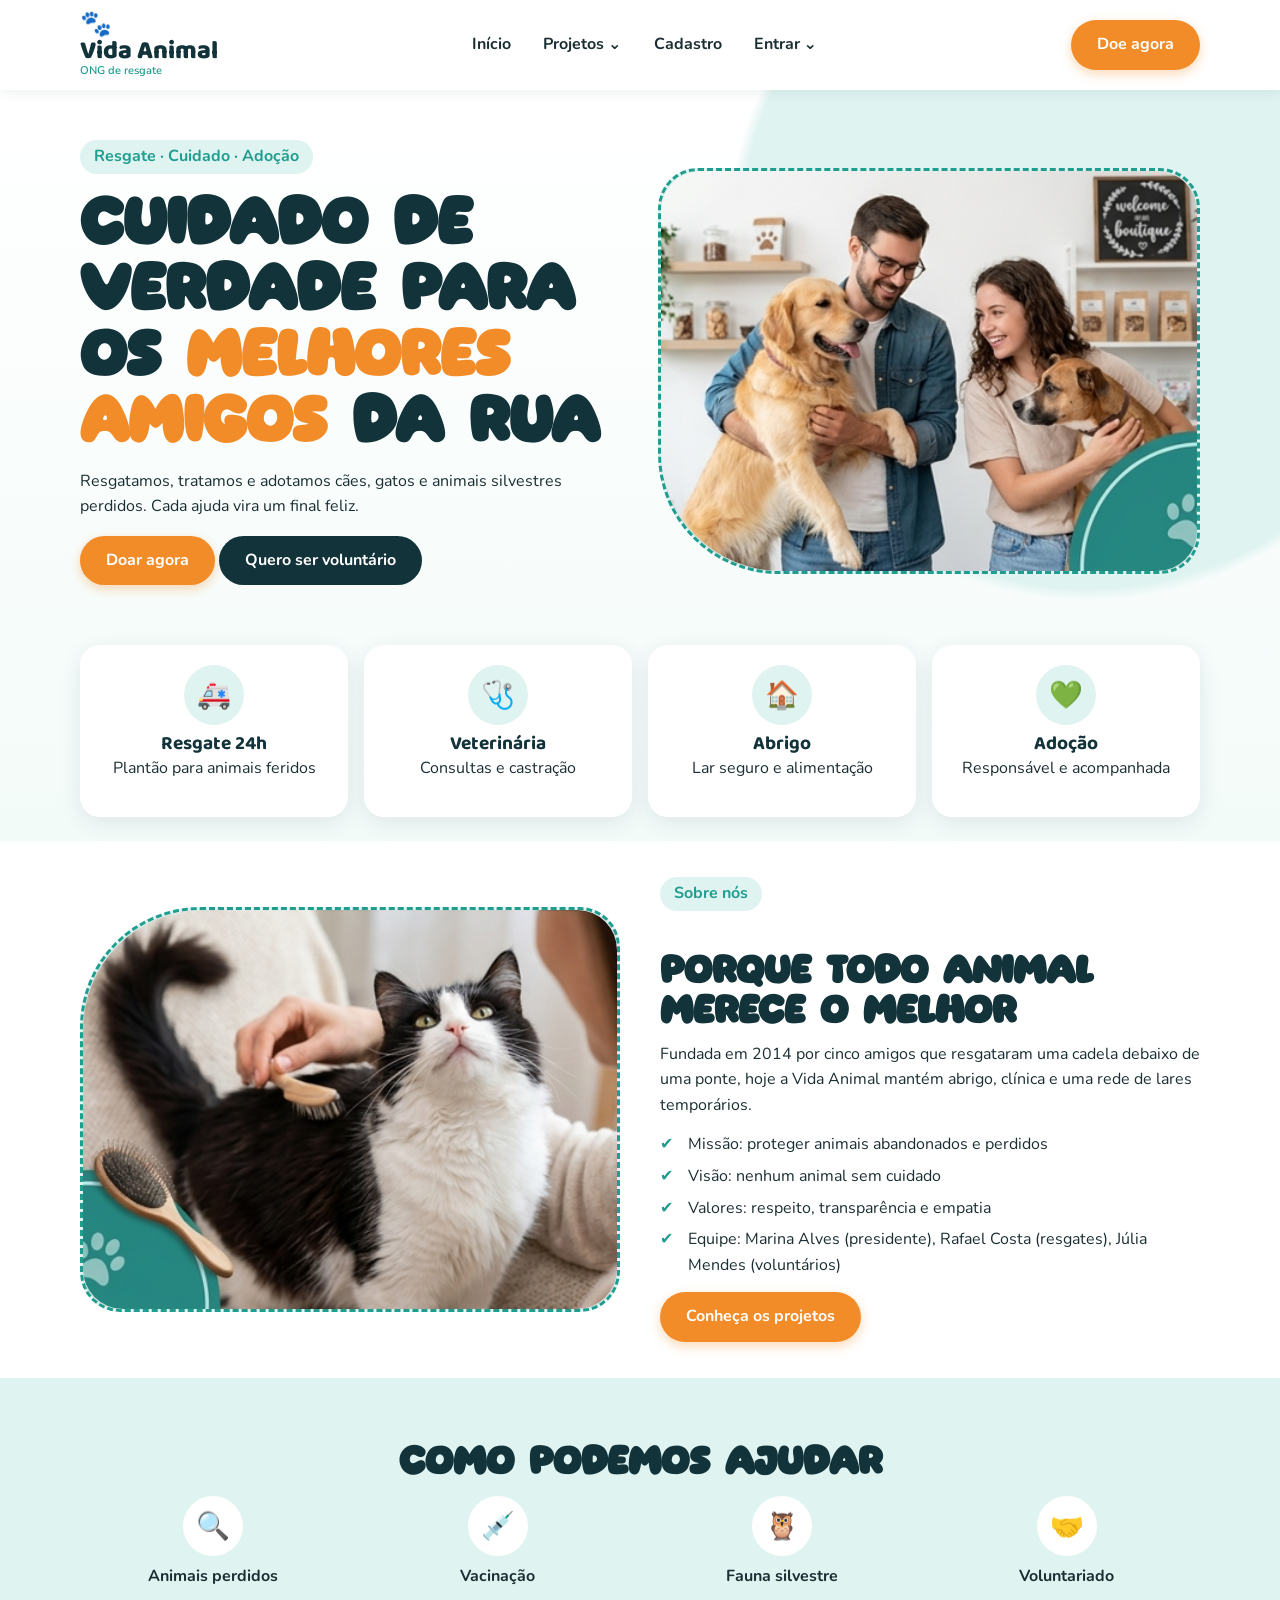
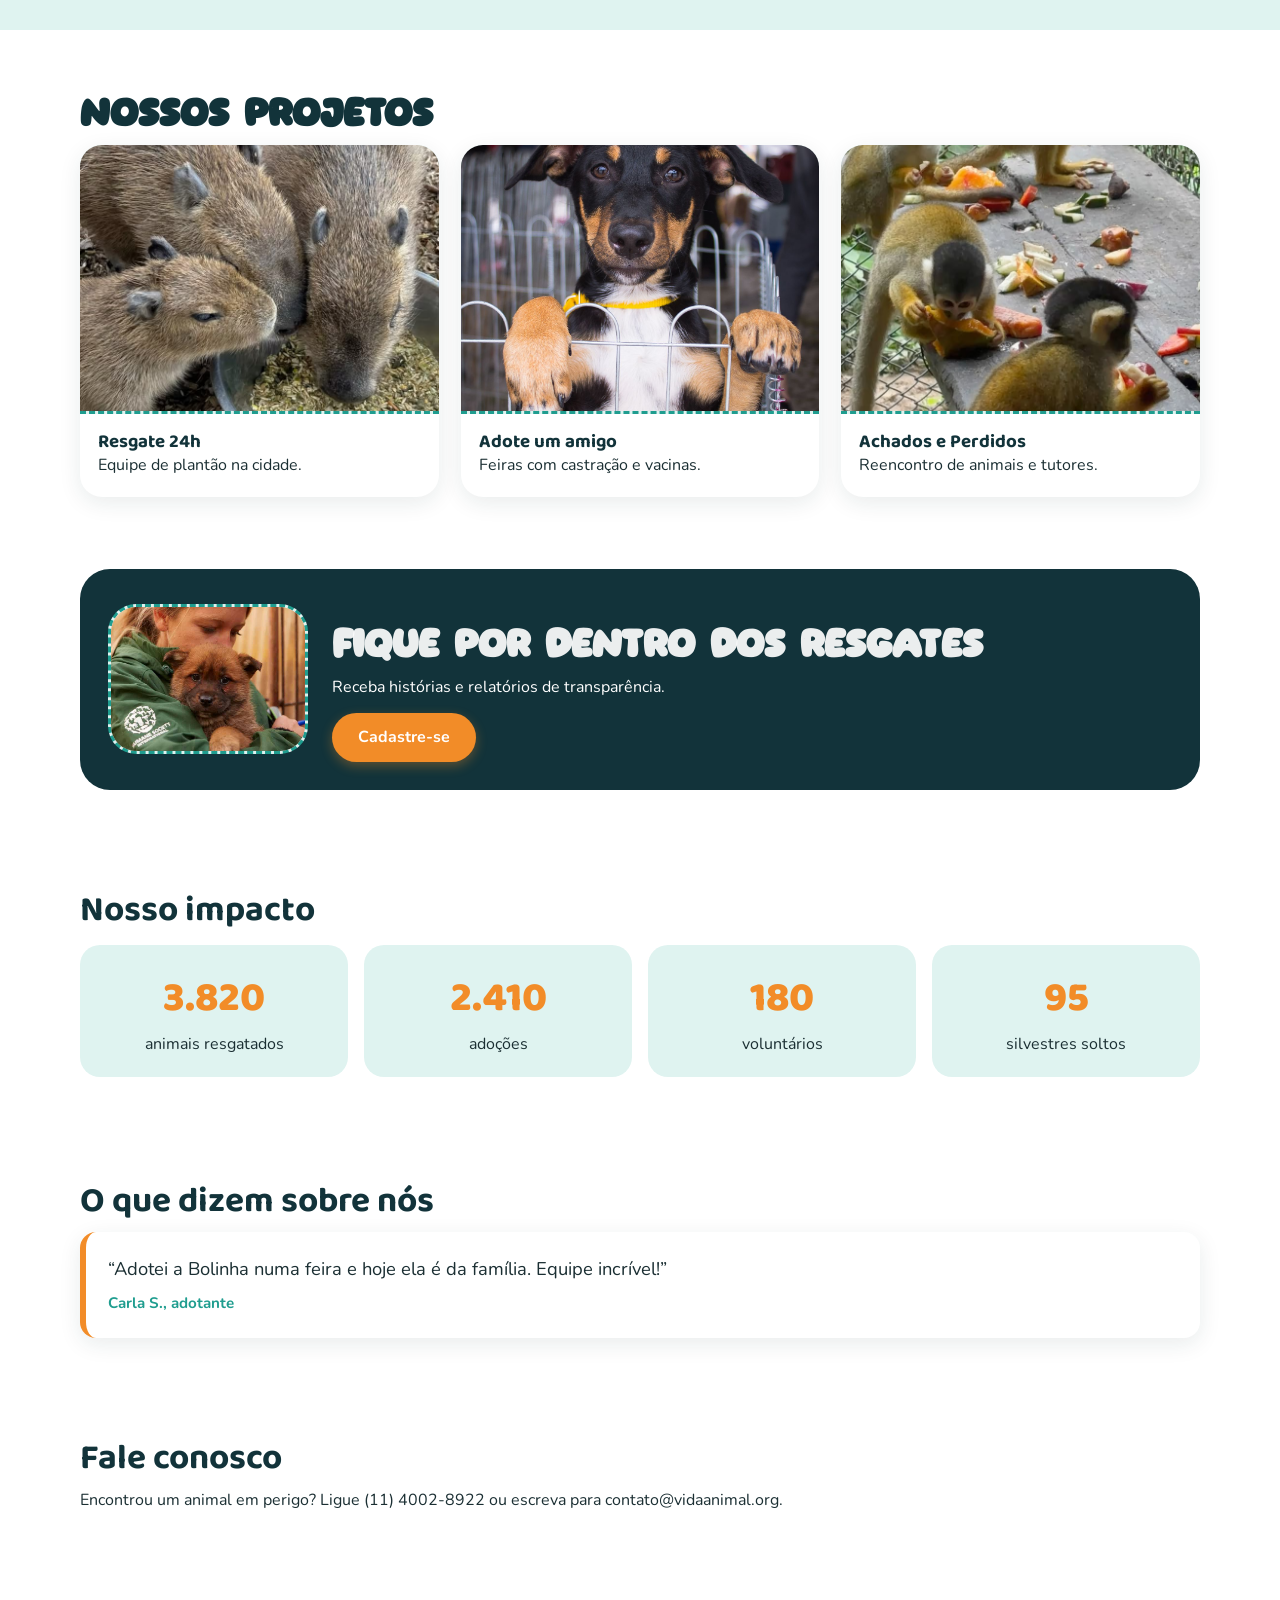
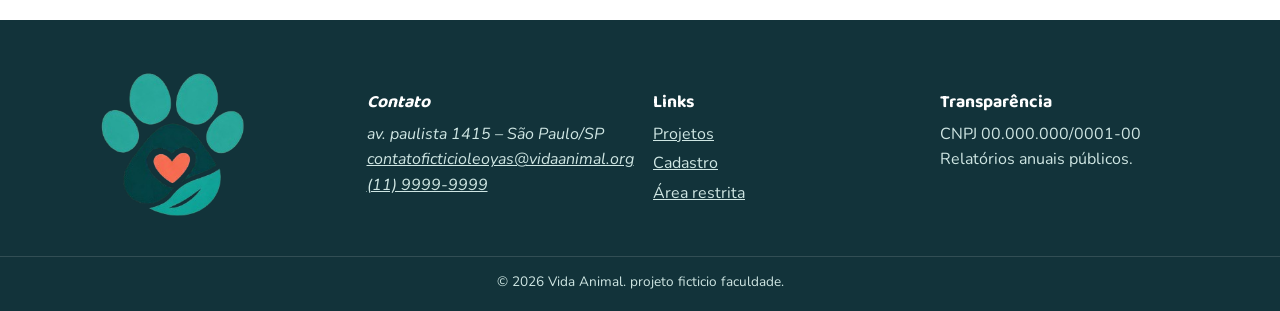
<file: index.html>
<!DOCTYPE html>
<html lang="pt-BR">

<head>
    <meta charset="UTF-8">
    <meta name="viewport" content="width=device-width, initial-scale=1">
    <meta name="description" content="ONG Vida Animal: resgate e adoção de animais de rua e silvestres perdidos.">
    <title>Início – Vida Animal</title>
    <link rel="icon" href="img/icon_pata.png" type="image/png">
    <link rel="preconnect" href="https://fonts.googleapis.com">
    <link rel="stylesheet" href="https://fonts.googleapis.com/css2?family=Baloo+2:wght@600;800&family=Nunito:wght@400;700&display=swap">
     <link rel="stylesheet" href="css/inicio.css">  <!-- assim como todos aquivos html importamos so um css pois dentro dele esta todos css importados -->
</head>

<body>
    <a class="skip" href="#principal">Ir para o conteúdo</a>
    <header class="topo">
        <div class="wrap"><a class="logo" href="index.html"><span class="pata">🐾</span> Vida Animal<small>ONG de
                    resgate</small></a>
            <button class="menu-toggle" type="button" aria-expanded="false" aria-controls="menu-principal">☰ <span class="sr-only">Abrir menu</span></button>
            <nav aria-label="Principal">
                <ul id="menu-principal">
                    <li><a href="index.html">Início</a></li>
                    <li class="has-dropdown">
                        <button class="dropdown-toggle" type="button" aria-expanded="false">Projetos <span aria-hidden="true">⌄</span></button>
                        <ul class="dropdown-menu">
                            <li><a href="projetos.html">Todos os projetos</a></li>
                            <li><a href="projetos.html#voluntariado">Voluntariado</a></li>
                            <li><a href="projetos.html#doar">Como doar</a></li>
                        </ul>
                    </li>
                    <li><a href="cadastro.html">Cadastro</a></li>
                    <li class="has-dropdown">
                        <button class="dropdown-toggle" type="button" aria-expanded="false">Entrar <span aria-hidden="true">⌄</span></button>
                        <ul class="dropdown-menu">
                            <li><a href="login.html?tipo=admin">Administrador</a></li>
                            <li><a href="login.html?tipo=voluntario">Voluntário</a></li>
                            <li><a href="login.html?tipo=doador">Doador</a></li>
                        </ul>
                    </li>
                </ul>
            </nav><a class="btn" href="projetos.html#doar">Doe agora</a>
        </div>
    </header>
    <main id="principal">
        <section class="hero">
            <div class="wrap hero-grade">
                <div>
                    <p class="selo">Resgate · Cuidado · Adoção</p>
                    <h1>Cuidado de verdade para os <em>melhores amigos</em> da rua</h1>
                    <p>Resgatamos, tratamos e adotamos cães, gatos e animais silvestres perdidos. Cada ajuda vira um
                        final feliz.</p>
                    <p><a class="btn" href="projetos.html#doar">Doar agora</a> <a class="btn ghost"
                            href="login.html">Quero ser voluntário</a></p>
                </div>
                <div class="foto">
                    <figure class="img-vazia" data-nome="imagens/animal-resgate.jpg"><img
                            src="img/Captura de tela 2026-10-06 183208.png" alt="Cão e gato resgatados juntos"
                            width="1200" height="900" loading="lazy" onerror="this.remove()"></figure>
                </div>
            </div>
            <ul class="wrap destaques">
                <li><span>🚑</span>
                    <h2>Resgate 24h</h2>
                    <p>Plantão para animais feridos</p>
                </li>
                <li><span>🩺</span>
                    <h2>Veterinária</h2>
                    <p>Consultas e castração</p>
                </li>
                <li><span>🏠</span>
                    <h2>Abrigo</h2>
                    <p>Lar seguro e alimentação</p>
                </li>
                <li><span>💚</span>
                    <h2>Adoção</h2>
                    <p>Responsável e acompanhada</p>
                </li>
            </ul>
        </section>
        <section class="wrap sobre" aria-labelledby="sobre">
            <div class="foto">
                <figure class="img-vazia" data-nome="imagens/historia.jpg"><img
                        src="img/Captura de tela 2026-10-06 183217.png" alt="Mãos cuidando de um filhote" width="1200"
                        height="900" loading="lazy" onerror="this.remove()"></figure>
            </div>
            <div>
                <p class="selo">Sobre nós</p>
                <h2 id="sobre">Porque todo animal merece o melhor</h2>
                <p>Fundada em 2014 por cinco amigos que resgataram uma cadela debaixo de uma ponte, hoje a Vida Animal
                    mantém abrigo, clínica e uma rede de lares temporários.</p>
                <ul class="check">
                    <li>Missão: proteger animais abandonados e perdidos</li>
                    <li>Visão: nenhum animal sem cuidado</li>
                    <li>Valores: respeito, transparência e empatia</li>
                    <li>Equipe: Marina Alves (presidente), Rafael Costa (resgates), Júlia Mendes (voluntários)</li>
                </ul><a class="btn" href="projetos.html">Conheça os projetos</a>
            </div>
        </section>
        <section class="ajuda">
            <div class="wrap">
                <h2 id="ajuda_como">Como podemos ajudar</h2>
                <ul class="icones">
                    <li><span>🔍</span>Animais perdidos</li>
                    <li><span>💉</span>Vacinação</li>
                    <li><span>🦉</span>Fauna silvestre</li>
                    <li><span>🤝</span>Voluntariado</li>
                </ul>
            </div>
        </section>
        <section class="wrap" aria-labelledby="proj">
            <h2 id="proj">Nossos projetos</h2>
            <div class="grade">
                <article class="card">
                    <figure class="img-vazia" data-nome="img/resgate.jpg"><img src="img/capivara.jpg"
                            alt="Ambulância de resgate animal" width="1200" height="900" loading="lazy"
                            onerror="this.remove()"></figure>
                    <div class="corpo">
                        <h3>Resgate 24h</h3>
                        <p>Equipe de plantão na cidade.</p>
                    </div>
                </article>
                <article class="card">
                    <figure class="img-vazia" data-nome="img/adocao.jpg"><img src="img/cachorrinho doacao.jpg"
                            alt="Casa com coração e patinha" width="1200" height="900" loading="lazy"
                            onerror="this.remove()"></figure>
                    <div class="corpo">
                        <h3>Adote um amigo</h3>
                        <p>Feiras com castração e vacinas.</p>
                    </div>
                </article>
                <article class="card">
                    <figure class="img-vazia" data-nome="img/perdidos.jpg"><img src="img/macaquinhos.jpg"
                            alt="Cartaz de animal perdido" width="1200" height="900" loading="lazy"
                            onerror="this.remove()"></figure>
                    <div class="corpo">
                        <h3>Achados e Perdidos</h3>
                        <p>Reencontro de animais e tutores.</p>
                    </div>
                </article>
            </div>
        </section>
        <section class="wrap">
            <div class="faixa">
                <figure class="img-vazia" data-nome="imagens/animal-resgate.jpg"><img src="img/resgate_animal.jpg"
                        alt="" width="1200" height="900" loading="lazy" onerror="this.remove()"></figure>
                <div>
                    <h2 id="fique_resgaste" >Fique por dentro dos resgates</h2>
                    <p>Receba histórias e relatórios de transparência.</p><a class="btn"
                        href="cadastro.html">Cadastre-se</a>
                </div>
            </div>
        </section>
        <section class="wrap" aria-labelledby="impacto">
            <h2 id="impacto">Nosso impacto</h2>
            <ul class="numeros">
                <li><strong data-alvo="3820">0</strong>animais resgatados</li>
                <li><strong data-alvo="2410">0</strong>adoções</li>
                <li><strong data-alvo="180">0</strong>voluntários</li>
                <li><strong data-alvo="95">0</strong>silvestres soltos</li>
            </ul>
        </section>
        <section class="wrap depo" aria-labelledby="dep">
            <h2 id="dep">O que dizem sobre nós</h2>
            <blockquote>“Adotei a Bolinha numa feira e hoje ela é da família. Equipe incrível!”<cite>Carla S.,
                    adotante</cite></blockquote>
        </section>
        <section class="wrap" aria-labelledby="contato">
            <h2 id="contato">Fale conosco</h2>
            <p>Encontrou um animal em perigo? Ligue (11) 4002-8922 ou escreva para contato@vidaanimal.org.</p>
        </section>
    </main>
    <footer class="rodape">
        <div class="wrap">
            <a href="index.html">
                <img src="admin/icon_pata.png" alt="Logo da Vida Animal"
                    class="logo-footer">
            </a>
            <address>
                <h2>Contato</h2> av. paulista 1415 – São Paulo/SP<br><a
                    href="mailto:contato@vidaanimal.org">contatoficticioleoyas@vidaanimal.org</a><br><a
                    href="tel:+551140028922">(11)
                    9999-9999</a>
            </address>
            <div>
                <h2>Links</h2>
                <ul>
                    <li><a href="projetos.html">Projetos</a></li>
                    <li><a href="cadastro.html">Cadastro</a></li>
                    <li><a href="login.html">Área restrita</a></li>
                </ul>
            </div>
            <div>
                <h2>Transparência</h2>
                <p>CNPJ 00.000.000/0001-00<br>Relatórios anuais públicos.</p>
            </div>
        </div>
        <p class="copy">© 2026 Vida Animal. projeto ficticio faculdade.</p>
    </footer>
    <script src="js/ui.js"></script>
    <script src="js/inicio.js"></script>
    <script src="js/navbar-scroll.js"></script>
</body>

</html>
</file>
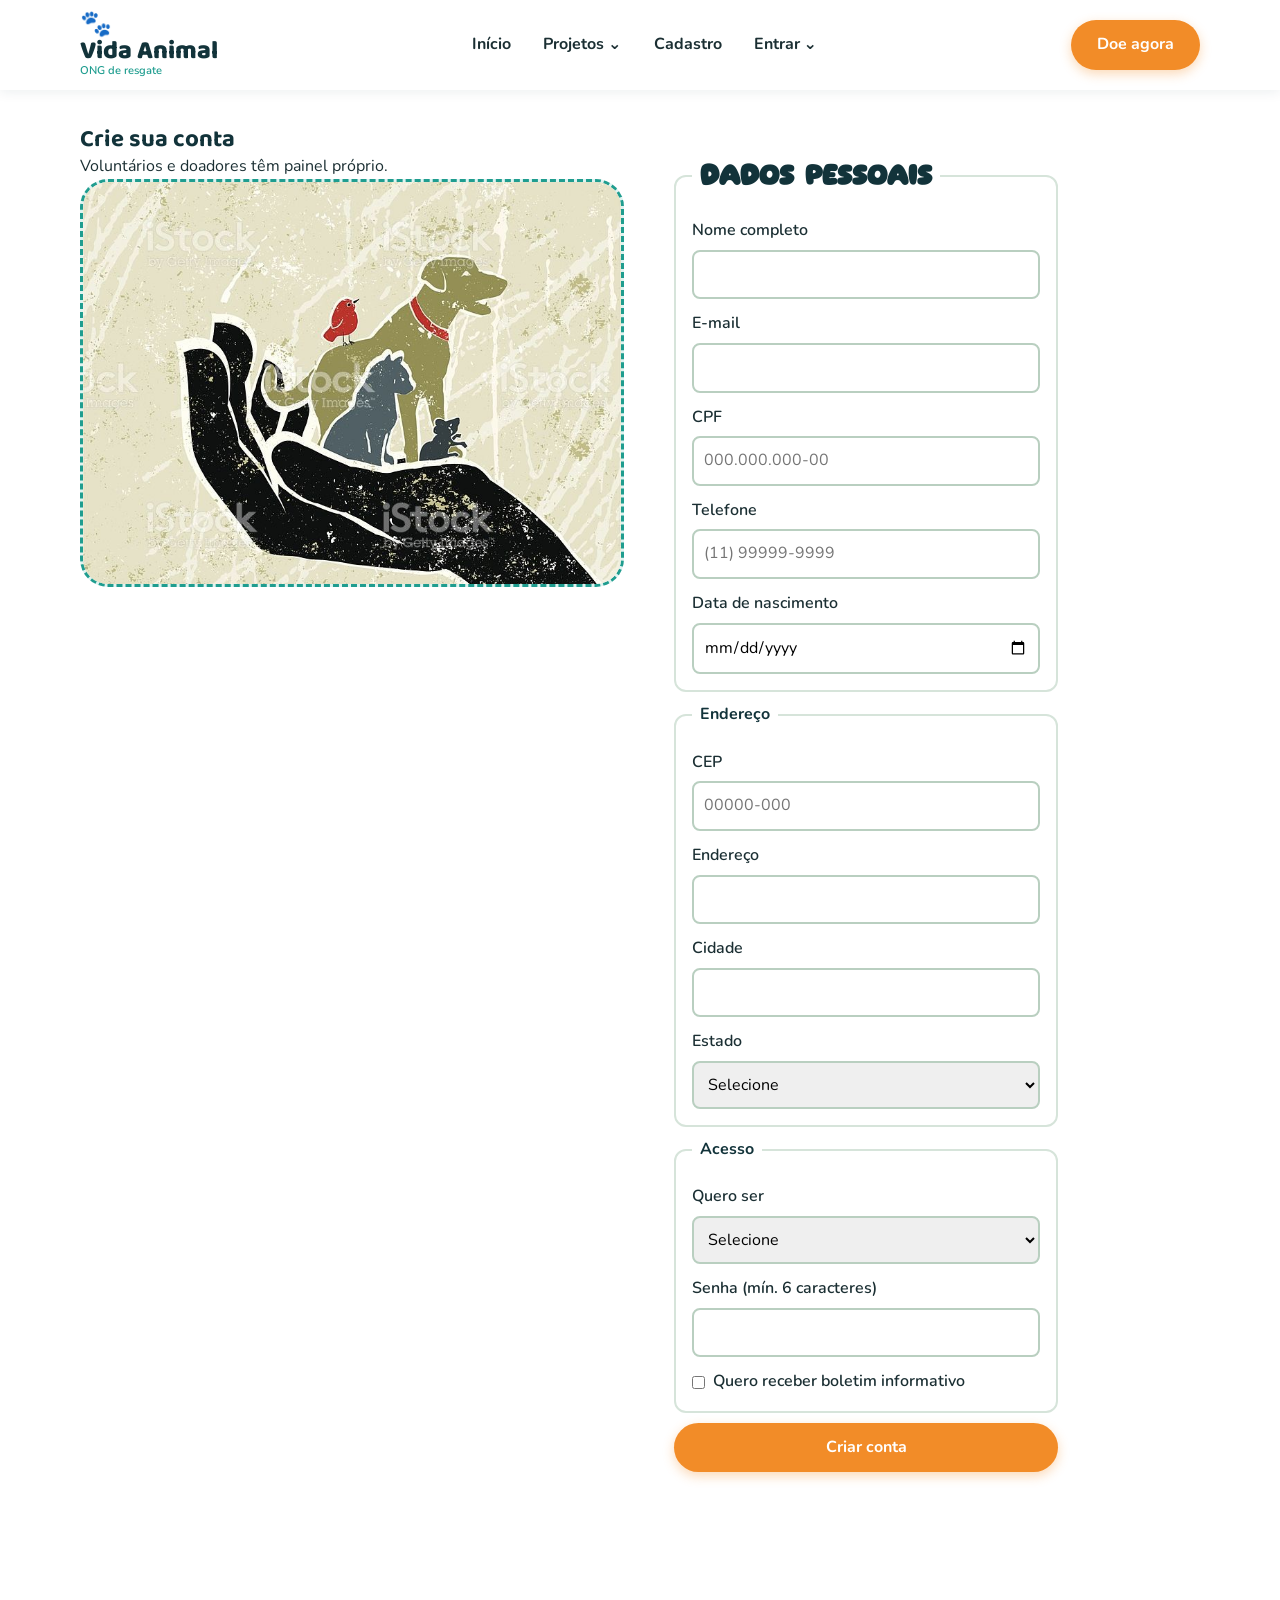
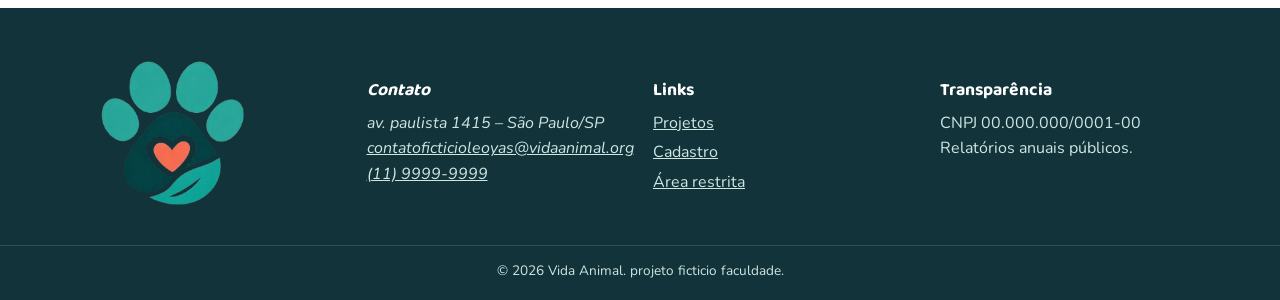
<file: cadastro.html>
<!DOCTYPE html>
<html lang="pt-BR">

<head>
    <meta charset="UTF-8">
    <meta name="viewport" content="width=device-width, initial-scale=1">
    <meta name="description" content="Cadastro de voluntários e doadores da ONG Vida Animal.">
    <title>Cadastro – Vida Animal</title>
    <link rel="icon" href="img/icon_pata.png" type="image/png">
    <link rel="preconnect" href="https://fonts.googleapis.com">
    <link rel="stylesheet" href="https://fonts.googleapis.com/css2?family=Baloo+2:wght@600;800&family=Nunito:wght@400;700&display=swap">
    <link rel="stylesheet" href="css/inicio.css">
</head>

<body>
    <a class="skip" href="#principal">Ir para o conteúdo</a>
    <header class="topo">
        <div class="wrap"><a class="logo" href="index.html"><span class="pata">🐾</span> Vida Animal<small>ONG de
                    resgate</small></a>     
            <button class="menu-toggle" type="button" aria-expanded="false" aria-controls="menu-principal">☰ <span class="sr-only">Abrir menu</span></button>
            <nav aria-label="Principal">
                <ul id="menu-principal">
                    <li><a href="index.html">Início</a></li>
                    <li class="has-dropdown">
                        <button class="dropdown-toggle" type="button" aria-expanded="false">Projetos <span aria-hidden="true">⌄</span></button>
                        <ul class="dropdown-menu">
                            <li><a href="projetos.html">Todos os projetos</a></li>
                            <li><a href="projetos.html#voluntariado">Voluntariado</a></li>
                            <li><a href="projetos.html#doar">Como doar</a></li>
                        </ul>
                    </li>
                    <li><a href="cadastro.html">Cadastro</a></li>
                    <li class="has-dropdown">
                        <button class="dropdown-toggle" type="button" aria-expanded="false">Entrar <span aria-hidden="true">⌄</span></button>
                        <ul class="dropdown-menu">
                            <li><a href="login.html?tipo=admin">Administrador</a></li>
                            <li><a href="login.html?tipo=voluntario">Voluntário</a></li>
                            <li><a href="login.html?tipo=doador">Doador</a></li>
                        </ul>
                    </li>
                </ul>
            </nav><a class="btn" href="projetos.html#doar">Doe agora</a>
        </div>
    </header>
    <main id="principal">
        <section class="wrap cad" aria-labelledby="t">
            <div>
                <h1 id="t">Crie sua conta</h1>
                <p>Voluntários e doadores têm painel próprio.</p>
                <figure class="img-vazia" data-nome="imagens/adocao.jpg"><img src="img/amor_animla.jpg"
                        alt="Casa com coração e patinha" width="1200" height="900" loading="lazy"
                        onerror="this.remove()"></figure>
            </div>
            <form id="form" action="#" method="post" novalidate>
                <fieldset>
                    <legend id="dados_h">Dados pessoais</legend>
                    <label for="nome">Nome completo</label><input id="nome" name="nome" required minlength="5"
                        autocomplete="name">
                    <label for="email">E-mail</label><input type="email" id="email" name="email" required
                        autocomplete="email">
                    <label for="cpf">CPF</label><input id="cpf" name="cpf" required inputmode="numeric"
                        pattern="\d{3}\.\d{3}\.\d{3}-\d{2}" placeholder="000.000.000-00" title="Formato 000.000.000-00">
                    <label for="tel">Telefone</label><input type="tel" id="tel" name="tel" required
                        pattern="\(\d{2}\) \d{4,5}-\d{4}" placeholder="(11) 99999-9999" title="Formato (11) 99999-9999">
                    <label for="nasc">Data de nascimento</label><input type="date" id="nasc" name="nasc" required
                        max="2008-12-31">
                </fieldset>
                <fieldset>
                    <legend>Endereço</legend>
                    <label for="cep">CEP</label><input id="cep" name="cep" required inputmode="numeric"
                        pattern="\d{5}-\d{3}" placeholder="00000-000" title="Formato 00000-000">
                    <label for="end">Endereço</label><input id="end" name="end" required autocomplete="street-address">
                    <label for="cidade">Cidade</label><input id="cidade" name="cidade" required>
                    <label for="uf">Estado</label><select id="uf" name="uf" required>
                        <option value="">Selecione</option>
                        <option>SP</option>
                        <option>RJ</option>
                        <option>MG</option>
                        <option>PR</option>
                        <option>RS</option>
                        <option>BA</option>
                        <option>SC</option>
                        <option>DF</option>
                    </select>
                </fieldset>
                <fieldset>
                    <legend>Acesso</legend>
                    <label for="perfil">Quero ser</label><select id="perfil" name="perfil" required>
                        <option value="">Selecione</option>
                        <option value="voluntario">Voluntário</option>
                        <option value="doador">Doador</option>
                    </select>
                    <label for="senha">Senha (mín. 6 caracteres)</label><input type="password" id="senha" name="senha"
                        required minlength="6" autocomplete="new-password">
                    <label class="chk"><input type="checkbox" name="news"> Quero receber boletim informativo</label>
                </fieldset>
                <button class="btn" type="submit">Criar conta</button>
                <p id="msg" class="form-feedback" role="status" aria-live="polite"></p>
            </form>
        </section>
    </main>
        <footer class="rodape">
        <div class="wrap">
            <a href="index.html">
                <img src="admin/icon_pata.png" alt="Logo da Vida Animal"
                    class="logo-footer">
            </a>
            <address>
                <h2>Contato</h2> av. paulista 1415 – São Paulo/SP<br><a
                    href="mailto:contato@vidaanimal.org">contatoficticioleoyas@vidaanimal.org</a><br><a
                    href="tel:+551140028922">(11)
                    9999-9999</a>
            </address>
            <div>
                <h2>Links</h2>
                <ul>
                    <li><a href="projetos.html">Projetos</a></li>
                    <li><a href="cadastro.html">Cadastro</a></li>
                    <li><a href="login.html">Área restrita</a></li>
                </ul>
            </div>
            <div>
                <h2>Transparência</h2>
                <p>CNPJ 00.000.000/0001-00<br>Relatórios anuais públicos.</p>
            </div>
        </div>
        <p class="copy">© 2026 Vida Animal. projeto ficticio faculdade.</p>
    </footer>
    <script src="js/ui.js"></script>
    <script src="js/cadastro.js"></script>
    <script src="js/navbar-scroll.js"></script>
</body>

</html>
</file>
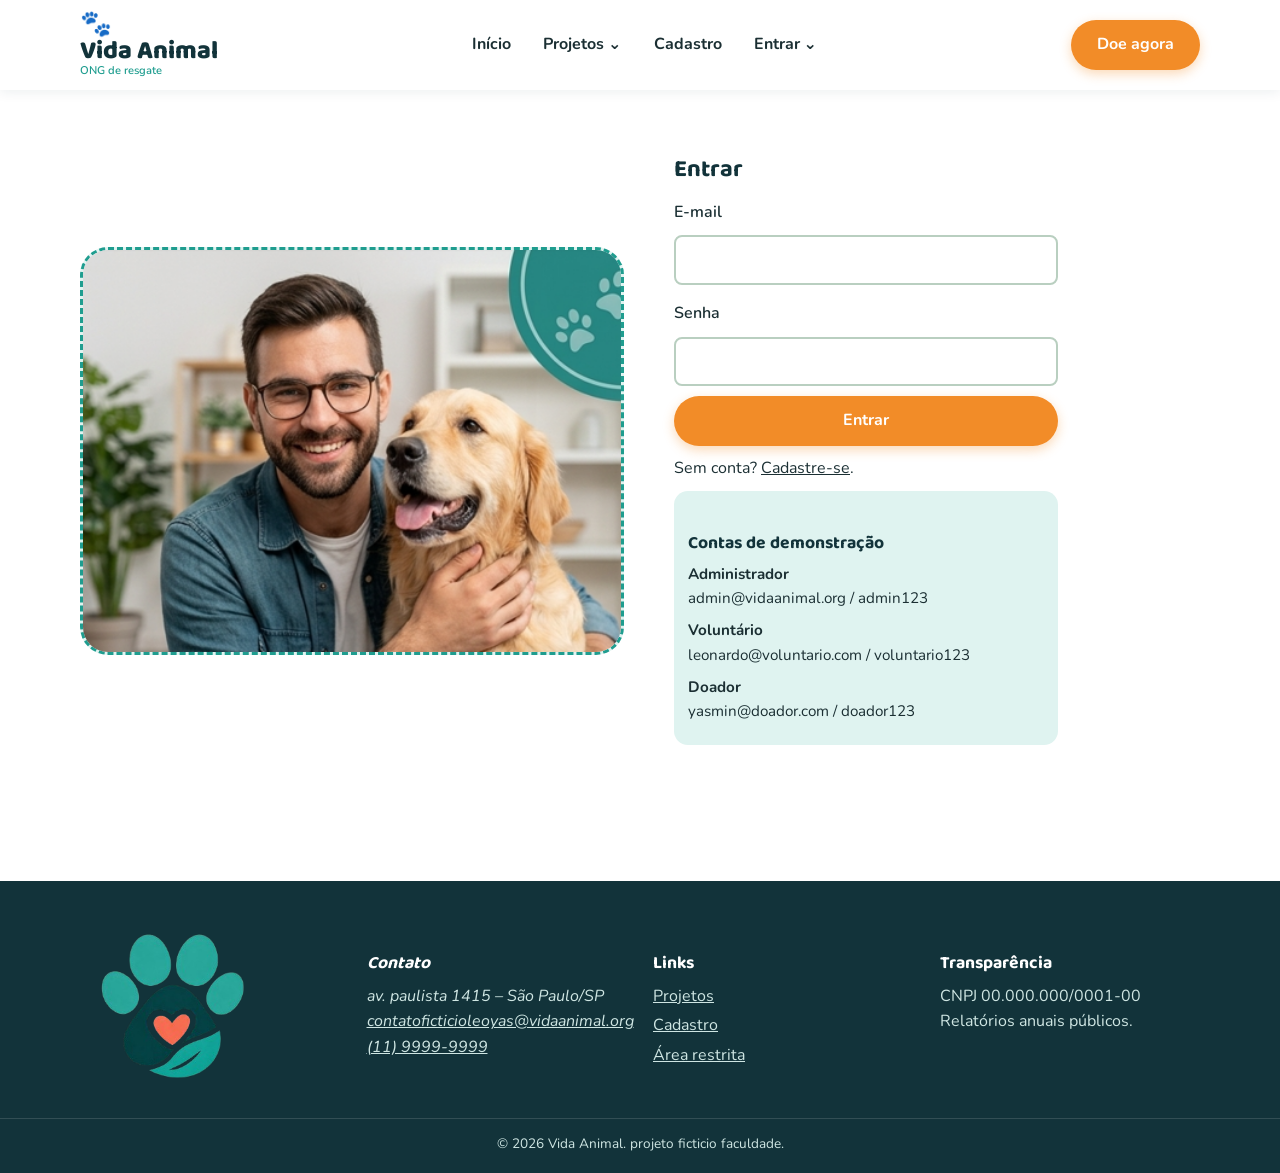
<file: login.html>
<!DOCTYPE html>
<html lang="pt-BR">

<head>
    <meta charset="UTF-8">
    <meta name="viewport" content="width=device-width, initial-scale=1">
    <meta name="description" content="Acesso à área do administrador, voluntário e doador.">
    <title>Entrar – Vida Animal</title>
    <link rel="icon" href="img/icon_pata.png" type="image/png">
    <link rel="preconnect" href="https://fonts.googleapis.com">
    <link rel="stylesheet"
        href="https://fonts.googleapis.com/css2?family=Baloo+2:wght@600;800&family=Nunito:wght@400;700&display=swap">
    <link rel="stylesheet" href="css/inicio.css">
</head>

<body>
    <a class="skip" href="#principal">Ir para o conteúdo</a>
    <header class="topo">
        <div class="wrap"><a class="logo" href="index.html"><span class="pata">🐾</span> Vida Animal<small>ONG de
                    resgate</small></a>
            <button class="menu-toggle" type="button" aria-expanded="false" aria-controls="menu-principal">☰ <span
                    class="sr-only">Abrir menu</span></button>
            <nav aria-label="Principal">
                <ul id="menu-principal">
                    <li><a href="index.html">Início</a></li>
                    <li class="has-dropdown">
                        <button class="dropdown-toggle" type="button" aria-expanded="false">Projetos <span
                                aria-hidden="true">⌄</span></button>
                        <ul class="dropdown-menu">
                            <li><a href="projetos.html">Todos os projetos</a></li>
                            <li><a href="projetos.html#voluntariado">Voluntariado</a></li>
                            <li><a href="projetos.html#doar">Como doar</a></li>
                        </ul>
                    </li>
                    <li><a href="cadastro.html">Cadastro</a></li>
                    <li class="has-dropdown">
                        <button class="dropdown-toggle" type="button" aria-expanded="false">Entrar <span
                                aria-hidden="true">⌄</span></button>
                        <ul class="dropdown-menu">
                            <li><a href="login.html?tipo=admin">Administrador</a></li>
                            <li><a href="login.html?tipo=voluntario">Voluntário</a></li>
                            <li><a href="login.html?tipo=doador">Doador</a></li>
                        </ul>
                    </li>
                </ul>
            </nav><a class="btn" href="projetos.html#doar">Doe agora</a>
        </div>
    </header>
    <main id="principal">
        <section class="wrap logbox" aria-labelledby="t">
            <figure class="img-vazia" data-nome="imagens/animal-resgate.jpg"><img
                    src="img/Captura de tela 2026-10-06 183155.png" alt="img homen cachorro" width="1200"
                    height="900" loading="lazy" onerror="this.remove()">
            </figure>
            <form id="form" action="#" method="post" novalidate>
                <h1 id="t">Entrar</h1><label for="email">E-mail</label><input type="email" id="email" required
                    autocomplete="email"><label for="senha">Senha</label><input type="password" id="senha" required
                    autocomplete="current-password"><button class="btn" type="submit">Entrar</button>
                <p id="msg" class="form-feedback" role="alert" aria-live="polite"></p>
                <p>Sem conta? <a href="cadastro.html">Cadastre-se</a>.</p>
                <div class="demo">
                    <h2>Contas de demonstração</h2>
                    <ul>
                        <li><strong>Administrador</strong><br>admin@vidaanimal.org / admin123</li>
                        <li><strong>Voluntário</strong><br>leonardo@voluntario.com / voluntario123</li>
                        <li><strong>Doador</strong><br>yasmin@doador.com / doador123</li>
                    </ul>
                </div>
            </form>
        </section>
    </main>
    <footer class="rodape">
        <div class="wrap">
            <a href="index.html">
                <img src="admin/icon_pata.png" alt="Logo da Vida Animal"
                    class="logo-footer">
            </a>
            <address>
                <h2>Contato</h2> av. paulista 1415 – São Paulo/SP<br><a
                    href="mailto:contato@vidaanimal.org">contatoficticioleoyas@vidaanimal.org</a><br><a
                    href="tel:+551140028922">(11)
                    9999-9999</a>
            </address>
            <div>
                <h2>Links</h2>
                <ul>
                    <li><a href="projetos.html">Projetos</a></li>
                    <li><a href="cadastro.html">Cadastro</a></li>
                    <li><a href="login.html">Área restrita</a></li>
                </ul>
            </div>
            <div>
                <h2>Transparência</h2>
                <p>CNPJ 00.000.000/0001-00<br>Relatórios anuais públicos.</p>
            </div>
        </div>
        <p class="copy">© 2026 Vida Animal. projeto ficticio faculdade.</p>
    </footer>
    <script src="js/ui.js"></script>
    <script src="js/login.js"></script>
    <script src="js/navbar-scroll.js"></script>
</body>

</html>
</file>
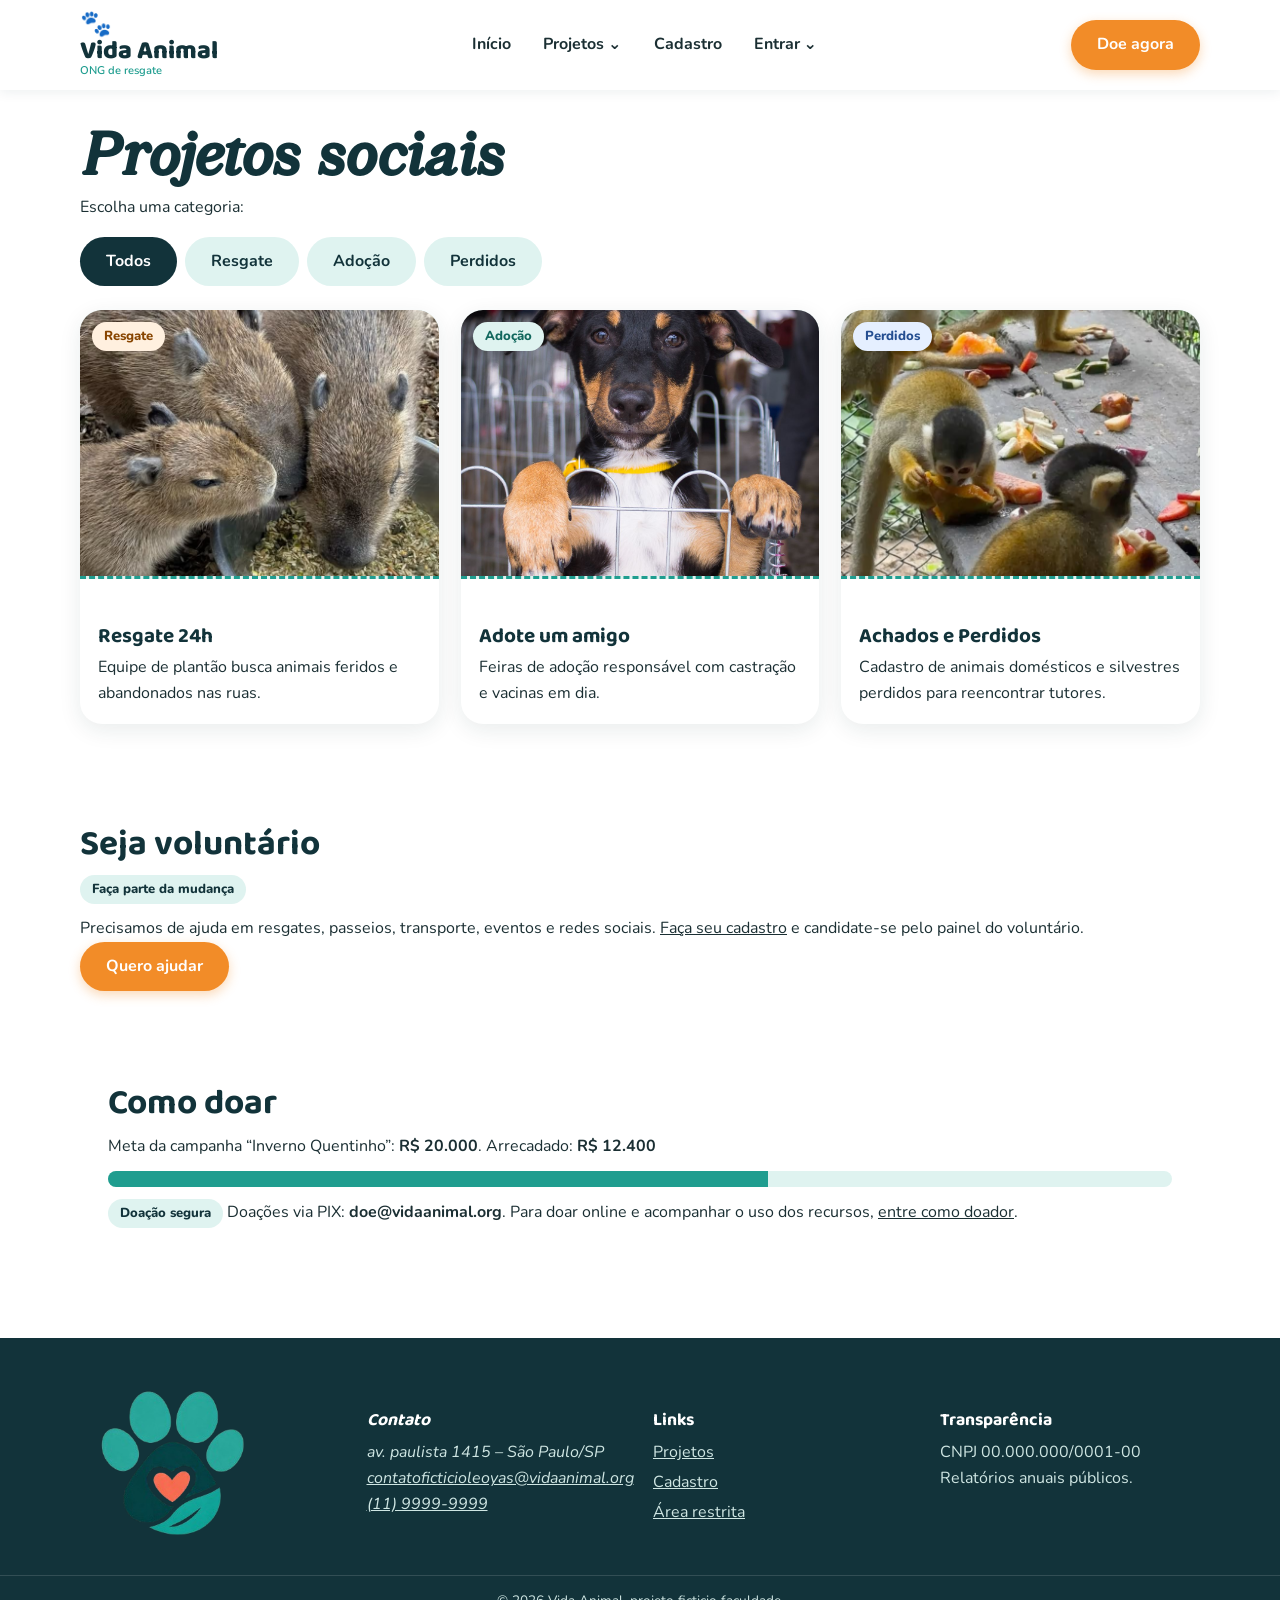
<file: projetos.html>
<!DOCTYPE html>
<html lang="pt-BR">

<head>
    <meta charset="UTF-8">
    <meta name="viewport" content="width=device-width, initial-scale=1">
    <meta name="description" content="Projetos sociais, voluntariado e doações da ONG Vida Animal.">
    <title>Projetos – Vida Animal</title>
    <link rel="icon" href="img/icon_pata.png" type="image/png">
    <link rel="preconnect" href="https://fonts.googleapis.com">
    <link rel="stylesheet" href="https://fonts.googleapis.com/css2?family=Baloo+2:wght@600;800&family=Nunito:wght@400;700&display=swap">
    <link rel="stylesheet" href="css/inicio.css">
</head>

<body>
    <a class="skip" href="#principal">Ir para o conteúdo</a>
    <header class="topo">
        <div class="wrap"><a class="logo" href="index.html"><span class="pata">🐾</span> Vida Animal<small>ONG de
                    resgate</small></a>
            <button class="menu-toggle" type="button" aria-expanded="false" aria-controls="menu-principal">☰ <span class="sr-only">Abrir menu</span></button>
            <nav aria-label="Principal">
                <ul id="menu-principal">
                    <li><a href="index.html">Início</a></li>
                    <li class="has-dropdown">
                        <button class="dropdown-toggle" type="button" aria-expanded="false">Projetos <span aria-hidden="true">⌄</span></button>
                        <ul class="dropdown-menu">
                            <li><a href="projetos.html">Todos os projetos</a></li>
                            <li><a href="projetos.html#voluntariado">Voluntariado</a></li>
                            <li><a href="projetos.html#doar">Como doar</a></li>
                        </ul>
                    </li>
                    <li><a href="cadastro.html">Cadastro</a></li>
                    <li class="has-dropdown">
                        <button class="dropdown-toggle" type="button" aria-expanded="false">Entrar <span aria-hidden="true">⌄</span></button>
                        <ul class="dropdown-menu">
                            <li><a href="login.html?tipo=admin">Administrador</a></li>
                            <li><a href="login.html?tipo=voluntario">Voluntário</a></li>
                            <li><a href="login.html?tipo=doador">Doador</a></li>
                        </ul>
                    </li>
                </ul>
            </nav><a class="btn" href="projetos.html#doar">Doe agora</a>
        </div>
    </header>
    <main id="principal">
        <section class="wrap" aria-labelledby="t">
            <h1 id="projetos_h">Projetos sociais</h1>
            <p>Escolha uma categoria:</p>
            <div class="filtros" role="group" aria-label="Filtrar projetos"><button class="btn alt" type="button"
                    data-f="todos">Todos</button><button class="btn alt" type="button"
                    data-f="resgate">Resgate</button><button class="btn alt" type="button"
                    data-f="adocao">Adoção</button><button class="btn alt" type="button"
                    data-f="perdidos">Perdidos</button></div>
            <div class="grade">
                <article class="card projeto-card" data-cat="resgate">
                    <span class="badge">Resgate</span>
                    <figure class="img-vazia" data-nome="img/resgate.jpg"><img src="img/capivara.jpg"
                            alt="Ambulância de resgate animal" width="1200" height="900" loading="lazy"
                            onerror="this.remove()"></figure>
                    <div class="corpo">
                        <h2>Resgate 24h</h2>
                        <p>Equipe de plantão busca animais feridos e abandonados nas ruas.</p>
                    </div>
                </article>
                <article class="card projeto-card" data-cat="adocao">
                    <span class="badge badge-verde">Adoção</span>
                    <figure class="img-vazia" data-nome="img/adocao.jpg"><img src="img/cachorrinho doacao.jpg"
                            alt="Casa com coração e patinha" width="1200" height="900" loading="lazy"
                            onerror="this.remove()"></figure>
                    <div class="corpo">
                        <h2>Adote um amigo</h2>
                        <p>Feiras de adoção responsável com castração e vacinas em dia.</p>
                    </div>
                </article>
                <article class="card projeto-card" data-cat="perdidos">
                    <span class="badge badge-azul">Perdidos</span>
                    <figure class="img-vazia" data-nome="img/perdidos.jpg"><img src="img/macaquinhos.jpg"
                            alt="Cartaz de animal perdido" width="1200" height="900" loading="lazy"
                            onerror="this.remove()"></figure>
                    <div class="corpo">
                        <h2>Achados e Perdidos</h2>
                        <p>Cadastro de animais domésticos e silvestres perdidos para reencontrar tutores.</p>
                    </div>
                </article>
            </div>
        </section>
        <section class="wrap" id="voluntariado" aria-labelledby="v">
            <h2 id="v">Seja voluntário</h2>
            <span class="tag">Faça parte da mudança</span>
            <p>Precisamos de ajuda em resgates, passeios, transporte, eventos e redes sociais. <a
                    href="cadastro.html">Faça seu cadastro</a> e candidate-se pelo painel do voluntário.</p>
            <button class="btn" type="button" data-modal-open="modal-voluntario">Quero ajudar</button>
        </section>
        <dialog class="modal" id="modal-voluntario" aria-labelledby="titulo-modal">
            <div class="modal-conteudo">
                <button class="modal-fechar" type="button" data-modal-close aria-label="Fechar">×</button>
                <h2 id="titulo-modal">Que bom que você quer ajudar!</h2>
                <p>Cadastre-se como voluntário para conhecer as oportunidades da Vida Animal.</p>
                <a class="btn" href="cadastro.html">Ir para cadastro</a>
            </div>
        </dialog>
        <section class="wrap doar" id="doar" aria-labelledby="d">
            <h2 id="d">Como doar</h2>
            <p>Meta da campanha “Inverno Quentinho”: <strong>R$ 20.000</strong>. Arrecadado: <strong id="arrec">R$
                    0</strong></p>
            <div class="barra" role="progressbar" aria-label="Progresso da meta" aria-valuemin="0" aria-valuemax="100"
                id="prog"><span></span></div>
            <p><span class="tag">Doação segura</span> Doações via PIX: <strong>doe@vidaanimal.org</strong>. Para doar online e acompanhar o uso dos recursos,
                <a href="login.html">entre como doador</a>.</p>
        </section>
    </main>
        <footer class="rodape">
        <div class="wrap">
            <a href="index.html">
                <img src="admin/icon_pata.png" alt="Logo da Vida Animal"
                    class="logo-footer">
            </a>
            <address>
                <h2>Contato</h2> av. paulista 1415 – São Paulo/SP<br><a
                    href="mailto:contato@vidaanimal.org">contatoficticioleoyas@vidaanimal.org</a><br><a
                    href="tel:+551140028922">(11)
                    9999-9999</a>
            </address>
            <div>
                <h2>Links</h2>
                <ul>
                    <li><a href="projetos.html">Projetos</a></li>
                    <li><a href="cadastro.html">Cadastro</a></li>
                    <li><a href="login.html">Área restrita</a></li>
                </ul>
            </div>
            <div>
                <h2>Transparência</h2>
                <p>CNPJ 00.000.000/0001-00<br>Relatórios anuais públicos.</p>
            </div>
        </div>
        <p class="copy">© 2026 Vida Animal. projeto ficticio faculdade.</p>
    </footer>
    <script src="js/ui.js"></script>
    <script src="js/projetos.js"></script>
    <script src="js/navbar-scroll.js"></script>
</body>

</html>
</file>
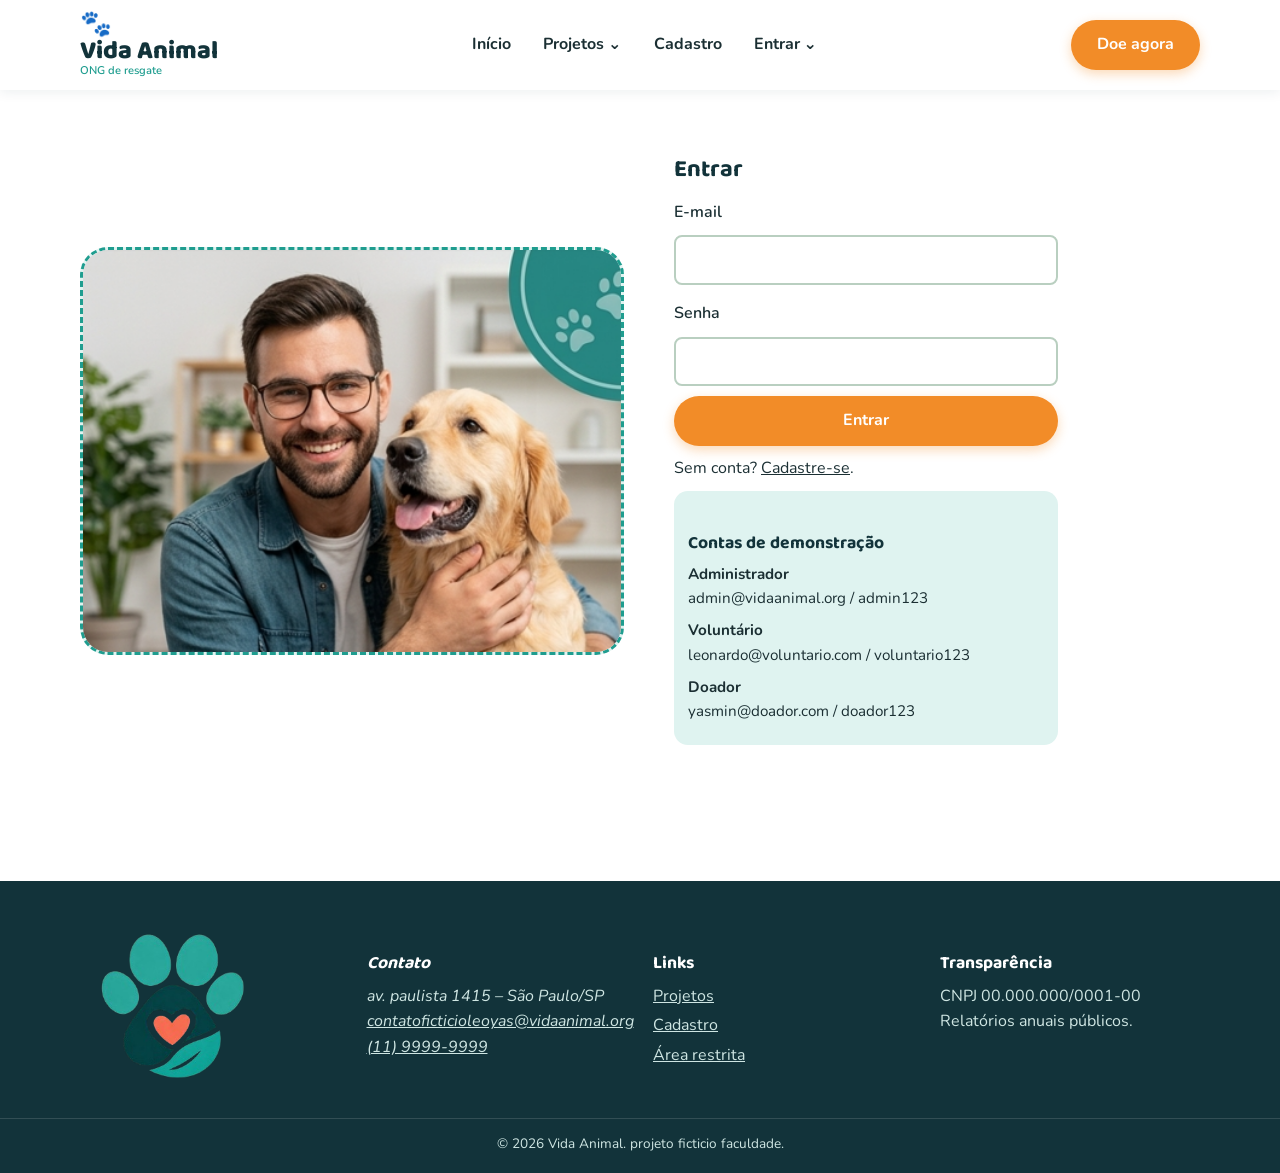
<file: admin/painel.html>
<!DOCTYPE html>
<html lang="pt-BR">

<head>
    <meta charset="UTF-8">
    <meta name="viewport" content="width=device-width, initial-scale=1">
    <meta name="description" content="Painel Administrador da ONG Vida Animal.">
    <title>Administrador – Vida Animal</title>
    <link rel="icon" href="icon_pata.png" type="">
    <link rel="preconnect" href="https://fonts.googleapis.com">
    <link rel="stylesheet" href="https://fonts.googleapis.com/css2?family=Baloo+2:wght@600;800&family=Nunito:wght@400;700&display=swap">
    <link rel="stylesheet" href="../css/inicio.css">
</head>

<body>
    <a class="skip" href="#principal">Ir para o conteúdo</a>
    <header class="topo">
        <div class="wrap"><a class="logo" href="../index.html"><span class="pata">🐾</span> Vida Animal<small>ONG de
                    resgate</small></a>
            <button class="menu-toggle" type="button" aria-expanded="false" aria-controls="menu-principal">☰ <span class="sr-only">Abrir menu</span></button>
            <nav aria-label="Principal">
                <ul id="menu-principal">
                    <li><a href="../index.html">Início</a></li>
                    <li class="has-dropdown">
                        <button class="dropdown-toggle" type="button" aria-expanded="false">Projetos <span aria-hidden="true">⌄</span></button>
                        <ul class="dropdown-menu">
                            <li><a href="../projetos.html">Todos os projetos</a></li>
                            <li><a href="../projetos.html#voluntariado">Voluntariado</a></li>
                            <li><a href="../projetos.html#doar">Como doar</a></li>
                        </ul>
                    </li>
                    <li><a href="../cadastro.html">Cadastro</a></li>
                    <li class="has-dropdown">
                        <button class="dropdown-toggle" type="button" aria-expanded="false">Entrar <span aria-hidden="true">⌄</span></button>
                        <ul class="dropdown-menu">
                            <li><a href="../login.html?tipo=admin">Administrador</a></li>
                            <li><a href="../login.html?tipo=voluntario">Voluntário</a></li>
                            <li><a href="../login.html?tipo=doador">Doador</a></li>
                        </ul>
                    </li>
                </ul>
            </nav><a class="btn" href="../projetos.html#doar">Doe agora</a>
        </div>
    </header>
    <main id="principal">
        <section class="wrap">
            <h1 id="h_painel">Painel do administrador</h1>
            <p id="ola"></p>
            <div class="grade">
                <div class="card">
                    <div class="corpo"><strong>12</strong>Voluntários</div>
                </div>
                <div class="card">
                    <div class="corpo"><strong>8</strong>Doadores</div>
                </div>
                <div class="card">
                    <div class="corpo"><strong>R$ 12.400</strong>Arrecadado</div>
                </div>
            </div>
            <h2 id="h_contas">Contas cadastradas</h2>
            <div class="tabela">
                <table>
                    <thead>
                        <tr>
                            <th>Nome</th>
                            <th>E-mail</th>
                            <th>Tipo</th>
                        </tr>
                    </thead>
                    <tbody>
                        <tr>
                            <td>Administração</td>
                            <td>admin@vidaanimal.org</td>
                            <td>Administrador</td>
                        </tr>
                        <tr>
                            <td>Ana Souza</td>
                            <td>ana@voluntario.com</td>
                            <td>Voluntário</td>
                        </tr>
                        <tr>
                            <td>Bruno Lima</td>
                            <td>bruno@doador.com</td>
                            <td>Doador</td>
                        </tr>
                    </tbody>
                </table>
            </div>
            <h2>Projetos ativos</h2>
            <ul>
                <li>Resgate 24h</li>
                <li>Adote um amigo</li>
                <li>Achados e Perdidos</li>
            </ul>
        </section>
    </main>
        <footer class="rodape">
        <div class="wrap">
            <a href="../index.html">
                <img src="../admin/icon_pata.png" alt="Logo da Vida Animal"
                    class="logo-footer">
            </a>
            <address>
                <h2>Contato</h2> av. paulista 1415 – São Paulo/SP<br><a
                    href="mailto:contato@vidaanimal.org">contatoficticioleoyas@vidaanimal.org</a><br><a
                    href="tel:+551140028922">(11)
                    9999-9999</a>
            </address>
            <div>
                <h2>Links</h2>
                <ul>
                    <li><a href="../projetos.html">Projetos</a></li>
                    <li><a href="../cadastro.html">Cadastro</a></li>
                    <li><a href="../login.html">Área restrita</a></li>
            </div>
            <div>
                <h2>Transparência</h2>
                <p>CNPJ 00.000.000/0001-00<br>Relatórios anuais públicos.</p>
            </div>
        </div>
        <p class="copy">© 2026 Vida Animal. projeto ficticio faculdade.</p>
    </footer>
    <script src="../js/ui.js"></script>
    <script src="../js/admin.js"></script>
    <script src="../js/navbar-scroll.js"></script>
</body>

</html>
</file>
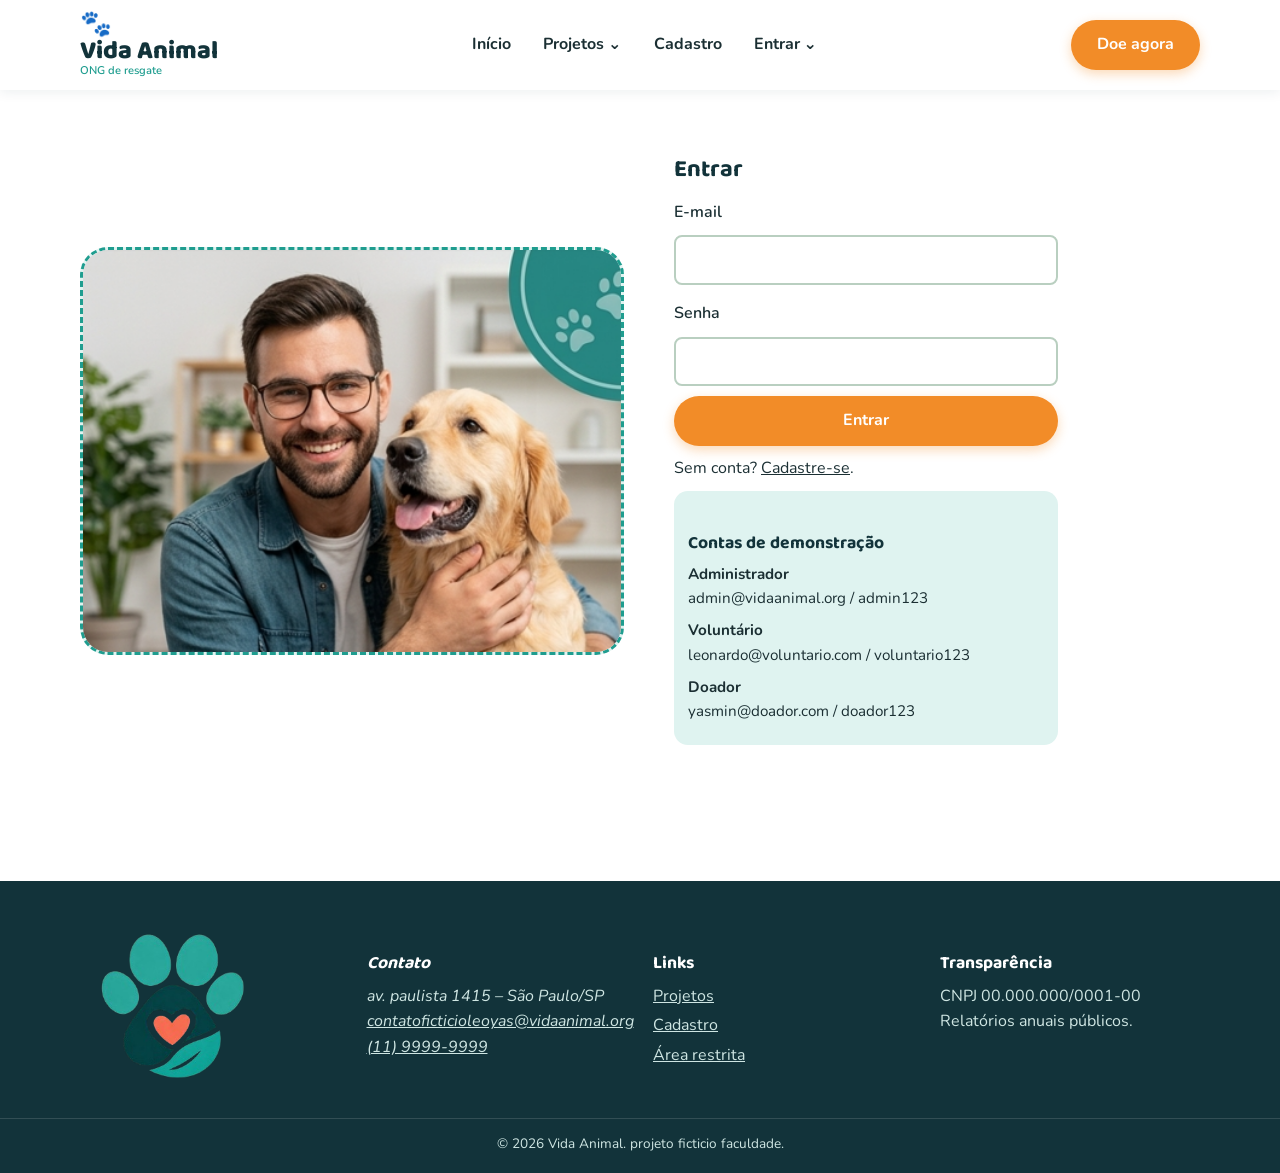
<file: doador/painel.html>
<!DOCTYPE html>
<html lang="pt-BR">

<head>
    <meta charset="UTF-8">
    <meta name="viewport" content="width=device-width, initial-scale=1">
    <meta name="description" content="Painel Doador da ONG Vida Animal.">
    <title>Doador – Vida Animal</title>
    <link rel="icon" href="icon_pata.png" type="">
    <link rel="preconnect" href="https://fonts.googleapis.com">
    <link rel="stylesheet" href="https://fonts.googleapis.com/css2?family=Baloo+2:wght@600;800&family=Nunito:wght@400;700&display=swap">
    <link rel="stylesheet" href="../css/inicio.css">
</head>

<body>
    <a class="skip" href="#principal">Ir para o conteúdo</a>
    <header class="topo">
        <div class="wrap"><a class="logo" href="../index.html"><span class="pata">🐾</span> Vida Animal<small>ONG de
                    resgate</small></a>
            <button class="menu-toggle" type="button" aria-expanded="false" aria-controls="menu-principal">☰ <span class="sr-only">Abrir menu</span></button>
            <nav aria-label="Principal">
                <ul id="menu-principal">
                    <li><a href="../index.html">Início</a></li>
                    <li class="has-dropdown">
                        <button class="dropdown-toggle" type="button" aria-expanded="false">Projetos <span aria-hidden="true">⌄</span></button>
                        <ul class="dropdown-menu">
                            <li><a href="../projetos.html">Todos os projetos</a></li>
                            <li><a href="../projetos.html#voluntariado">Voluntariado</a></li>
                            <li><a href="../projetos.html#doar">Como doar</a></li>
                        </ul>
                    </li>
                    <li><a href="../cadastro.html">Cadastro</a></li>
                    <li class="has-dropdown">
                        <button class="dropdown-toggle" type="button" aria-expanded="false">Entrar <span aria-hidden="true">⌄</span></button>
                        <ul class="dropdown-menu">
                            <li><a href="../login.html?tipo=admin">Administrador</a></li>
                            <li><a href="../login.html?tipo=voluntario">Voluntário</a></li>
                            <li><a href="../login.html?tipo=doador">Doador</a></li>
                        </ul>
                    </li>
                </ul>
            </nav><a class="btn" href="../projetos.html#doar">Doe agora</a>
        </div>
    </header>
    <main id="principal">
        <section class="wrap">
            <h1 class="fonte_padraoh">Painel do doador</h1>
            <p id="ola"></p>
            <h2 class="fonte_padraoh">Fazer uma doação</h2>
            <form id="fd"><label for="vl" class="fonte_padrao">Valor (R$)</label><input id="vl" type="number" min="5" required><button
                    class="btn" type="submit">Doar</button></form>
            <h2 class="fonte_padraoh">Aplicação dos recursos</h2>
            <ul>
                <li>60% alimentação e abrigo</li>
                <li>30% atendimento veterinário</li>
                <li>10% resgates e transporte</li>
            </ul>
            <h2 class="fonte_padraoh">Minhas doações</h2>
            <ul>
                <li>R$ 50 – 05/08/2026</li>
                <li>R$ 100 – 02/09/2026</li>
            </ul>
        </section>
    </main>
        <footer class="rodape">
        <div class="wrap">
            <a href="../index.html">
                <img src="../admin/icon_pata.png" alt="Logo da Vida Animal"
                    class="logo-footer">
            </a>
            <address>
                <h2>Contato</h2> av. paulista 1415 – São Paulo/SP<br><a
                    href="mailto:contato@vidaanimal.org">contatoficticioleoyas@vidaanimal.org</a><br><a
                    href="tel:+551140028922">(11)
                    9999-9999</a>
            </address>
            <div>
                <h2>Links</h2>
                <ul>
                    <li><a href="../projetos.html">Projetos</a></li>
                    <li><a href="../cadastro.html">Cadastro</a></li>
                    <li><a href="../login.html">Área restrita</a></li>
                </ul>
            </div>
            <div>
                <h2>Transparência</h2>
                <p>CNPJ 00.000.000/0001-00<br>Relatórios anuais públicos.</p>
            </div>
        </div>
        <p class="copy">© 2026 Vida Animal. projeto ficticio faculdade.</p>
    </footer>
    <script src="../js/ui.js"></script>
    <script src="../js/doador.js"></script>
    <script src="../js/navbar-scroll.js"></script>
</body>

</html>
</file>
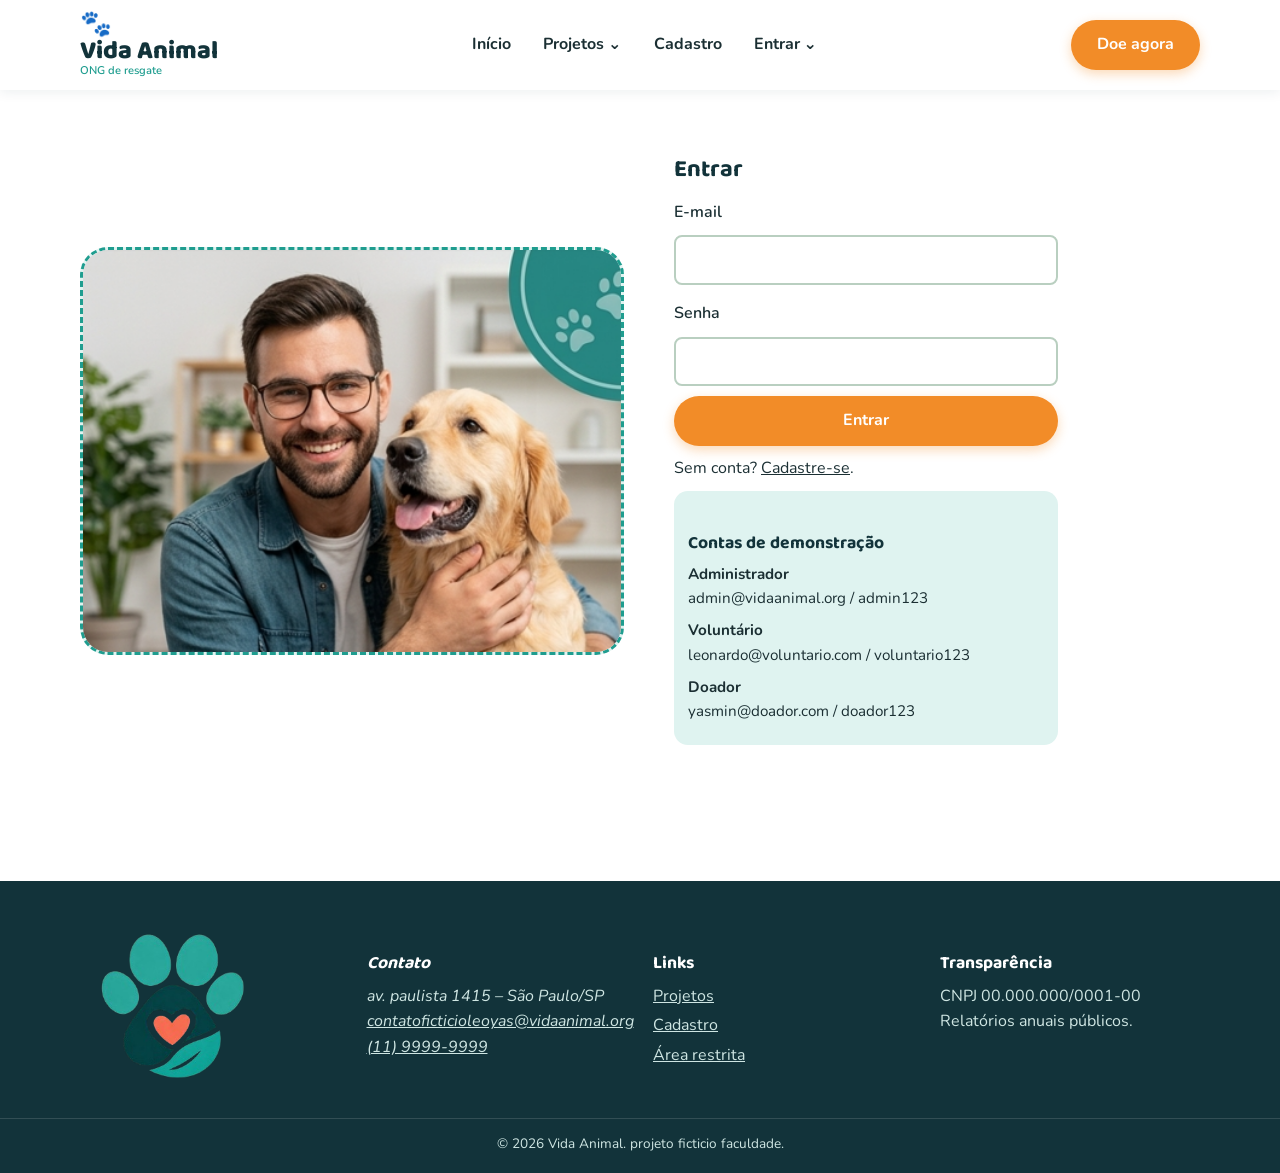
<file: voluntario/painel.html>
<!DOCTYPE html>
<html lang="pt-BR">

<head>
    <meta charset="UTF-8">
    <meta name="viewport" content="width=device-width, initial-scale=1">
    <meta name="description" content="Painel Voluntário da ONG Vida Animal.">
    <title>Voluntário – Vida Animal</title>
    <link rel="icon" href="icon_pata.png" type="">
    <link rel="preconnect" href="https://fonts.googleapis.com">
    <link rel="stylesheet" href="https://fonts.googleapis.com/css2?family=Baloo+2:wght@600;800&family=Nunito:wght@400;700&display=swap">
    <link rel="stylesheet" href="../css/inicio.css">
</head>

<body>
    <a class="skip" href="#principal">Ir para o conteúdo</a>
    <header class="topo">
        <div class="wrap"><a class="logo" href="../index.html"><span class="pata">🐾</span> Vida Animal<small>ONG de
                    resgate</small></a>
            <button class="menu-toggle" type="button" aria-expanded="false" aria-controls="menu-principal">☰ <span class="sr-only">Abrir menu</span></button>
            <nav aria-label="Principal">
                <ul id="menu-principal">
                    <li><a href="../index.html">Início</a></li>
                    <li class="has-dropdown">
                        <button class="dropdown-toggle" type="button" aria-expanded="false">Projetos <span aria-hidden="true">⌄</span></button>
                        <ul class="dropdown-menu">
                            <li><a href="../projetos.html">Todos os projetos</a></li>
                            <li><a href="../projetos.html#voluntariado">Voluntariado</a></li>
                            <li><a href="../projetos.html#doar">Como doar</a></li>
                        </ul>
                    </li>
                    <li><a href="../cadastro.html">Cadastro</a></li>
                    <li class="has-dropdown">
                        <button class="dropdown-toggle" type="button" aria-expanded="false">Entrar <span aria-hidden="true">⌄</span></button>
                        <ul class="dropdown-menu">
                            <li><a href="../login.html?tipo=admin">Administrador</a></li>
                            <li><a href="../login.html?tipo=voluntario">Voluntário</a></li>
                            <li><a href="../login.html?tipo=doador">Doador</a></li>
                        </ul>
                    </li>
                </ul>
            </nav><a class="btn" href="../projetos.html#doar">Doe agora</a>
        </div>
    </header>
    <main id="principal">
        <section class="wrap">
            <h1 id="painel_h1">Painel do voluntario</h1>
            <p id="ola"></p>
            <h2 class="fonte_padrao">Oportunidades</h2>
            <div class="grade">
                <div class="card">
                    <div class="corpo">
                        <h3 class="fonte_padrao">Resgate de fim de semana</h3>
                        <p>Vaga aberta</p><button class="btn candidatar" type="button">Candidatar-se</button>
                    </div>
                </div>
                <div class="card">
                    <div class="corpo">
                        <h3 class="fonte_padrao" >Passeio com os cães</h3>
                        <p>Vaga aberta</p><button class="btn candidatar" type="button">Candidatar-se</button>
                    </div>
                </div>
                <div class="card">
                    <div class="corpo">
                        <h3 class="fonte_padrao">Fotos para adoção</h3>
                        <p>Vaga aberta</p><button class="btn candidatar" type="button">Candidatar-se</button>
                    </div>
                </div>
            </div>
            <h2 class="fonte_padrao" >Meu histórico</h2>
            <ul>
                <li>Feira de adoção – 12/08/2026 – 6 horas</li>
                <li>Resgate na zona sul – 28/08/2026 – 4 horas</li>
            </ul>
        </section>
    </main>
        <footer class="rodape">
        <div class="wrap">
            <a href="../index.html">
                <img src="../admin/icon_pata.png" alt="Logo da Vida Animal"
                    class="logo-footer">
            </a>
            <address>
                <h2>Contato</h2> av. paulista 1415 – São Paulo/SP<br><a
                    href="mailto:contato@vidaanimal.org">contatoficticioleoyas@vidaanimal.org</a><br><a
                    href="tel:+551140028922">(11)
                    9999-9999</a>
            </address>
            <div>
                <h2>Links</h2>
                <ul>
                    <li><a href="../projetos.html">Projetos</a></li>
                    <li><a href="../cadastro.html">Cadastro</a></li>
                    <li><a href="../login.html">Área restrita</a></li>
                </ul>
            </div>
            <div>
                <h2>Transparência</h2>
                <p>CNPJ 00.000.000/0001-00<br>Relatórios anuais públicos.</p>
            </div>
        </div>
        <p class="copy">© 2026 Vida Animal. projeto ficticio faculdade.</p>
    </footer>
    <script src="../js/ui.js"></script>
    <script src="../js/voluntario.js"></script>
    <script src="../js/navbar-scroll.js"></script>
</body>

</html>
</file>
<file: css/inicio.css>
@import url("base.css");
@import url("admin.css");
@import url("cadastro.css");
@import url("doador.css");
@import url("login.css");
@import url("projetos.css");
@import url("voluntario.css");
@import url("navigation.css");
@import url("components.css");
@import url("forms.css");
@import url("responsive.css");

.hero {
    background: radial-gradient(circle at 85% 20%, var(--mint) 0 28%, transparent 29%), linear-gradient(#fff, #f3fbf9);
    padding: 50px 0 20px
}

.hero-grade {
    display: grid;
    grid-template-columns: repeat(auto-fit, minmax(300px, 1fr));
    gap: 36px;
    align-items: center
}

.selo {
    display: inline-block;
    background: var(--mint);
    color: var(--verde2);
    font-weight: 700;
    padding: 4px 14px;
    border-radius: 20px;
    margin-bottom: 12px
}
@font-face {
    font-family: 'inicio';
    src: url('fontes/Matcha\ World.ttf') format('truetype')
}
#sobre{
    font-family: 'inicio', sans-serif;
}
#ajuda_como{
    font-family: 'inicio', sans-serif;
}
#proj{
    font-family: 'inicio', sans-serif;
}
#fique_resgaste{
    font-family: 'inicio', sans-serif;
    color:rgba(255, 255, 255, 0.918);
}

.hero h1 {
    font-size: clamp(2.2rem, 5.5vw, 3.6rem);
    margin-bottom: 14px;
    font-family: 'inicio', sans-serif;
}

.hero em {
    color: var(--ambar);
    font-style: normal
}

.hero p {
    margin-bottom: 16px;
    max-width: 50ch
}

.foto img {
    border-radius: 40px 40px 40px 120px;
    box-shadow: 0 14px 40px #12333a30
}

.destaques {
    list-style: none;
    padding: 0;
    display: grid;
    grid-template-columns: repeat(auto-fit, minmax(200px, 1fr));
    gap: 16px;
    margin-top: 40px
}

.destaques li {
    background: #fff;
    border-radius: 20px;
    padding: 20px;
    text-align: center;
    box-shadow: 0 6px 22px #14363d18
}

.destaques span,
.icones span {
    display: grid;
    place-items: center;
    width: 60px;
    height: 60px;
    margin: 0 auto 8px;
    border-radius: 50%;
    background: var(--mint);
    font-size: 1.7rem
}

.destaques h2 {
    font-size: 1.2rem;
    margin: 0
}

.sobre {
    display: grid;
    grid-template-columns: repeat(auto-fit, minmax(290px, 1fr));
    gap: 40px;
    align-items: center
}

.sobre .foto img {
    border-radius: 120px 40px 40px 40px
}

.check {
    list-style: none;
    padding: 0;
    margin: 14px 0
}

.check li {
    padding-left: 28px;
    margin: 6px 0;
    position: relative
}

.check li::before {
    content: "✔";
    position: absolute;
    left: 0;
    color: var(--verde2);
    font-weight: 700
}

.ajuda {
    background: var(--mint)
}

.ajuda h2 {
    text-align: center
}

.icones {
    list-style: none;
    padding: 0;
    display: grid;
    grid-template-columns: repeat(auto-fit, minmax(180px, 1fr));
    gap: 18px;
    text-align: center;
    font-weight: 700
}

.icones span {
    background: #fff
}

.faixa {
    background: var(--verde);
    color: #fff;
    border-radius: 30px;
    padding: 28px;
    display: grid;
    grid-template-columns: 200px 1fr;
    gap: 24px;
    align-items: center
}

.faixa h2 {
    color: #fff
}

.faixa img {
    border-radius: 20px
}

.faixa p {
    margin-bottom: 12px
}


.logo-footer {
    width: 180px;
    height: auto;
    object-fit: contain;
    display: block;
    margin-bottom: 12px;
}

.footer-logo p {
    max-width: 200px;
}

@media(max-width:600px) {
    .faixa {
        grid-template-columns: 1fr
    }
}

.numeros {
    list-style: none;
    padding: 0;
    display: grid;
    grid-template-columns: repeat(auto-fit, minmax(200px, 1fr));
    gap: 16px
}

.numeros li {
    background: var(--mint);
    border-radius: 20px;
    padding: 20px;
    text-align: center
}

.numeros strong {
    display: block;
    font: 800 2.6rem "Baloo 2", sans-serif;
    color: var(--ambar)
}

.depo blockquote {
    background: #fff;
    border-left: 6px solid var(--ambar);
    border-radius: 16px;
    padding: 22px;
    box-shadow: 0 6px 22px #12333a18;
    font-size: 1.15rem
}

.depo cite {
    display: block;
    margin-top: 8px;
    font-size: .95rem;
    color: var(--verde2);
    font-style: normal;
    font-weight: 700
}
</file>
